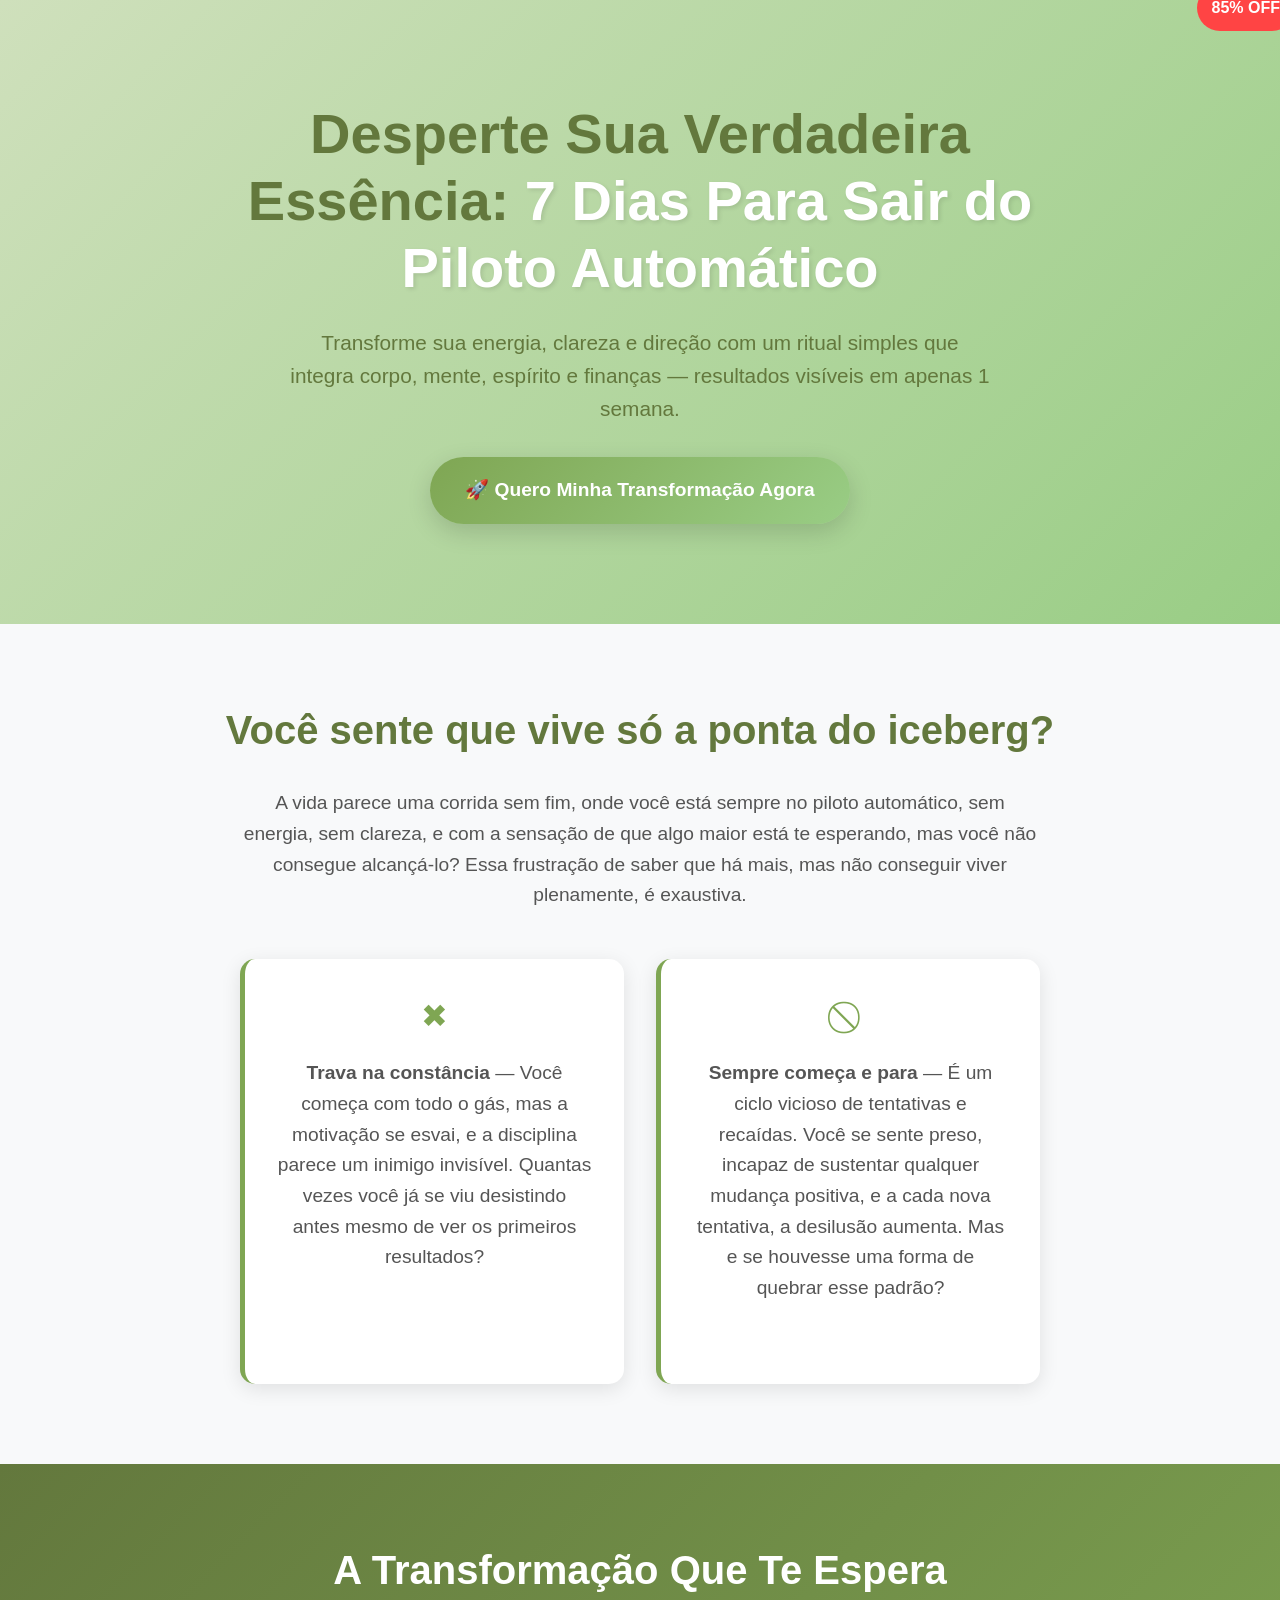
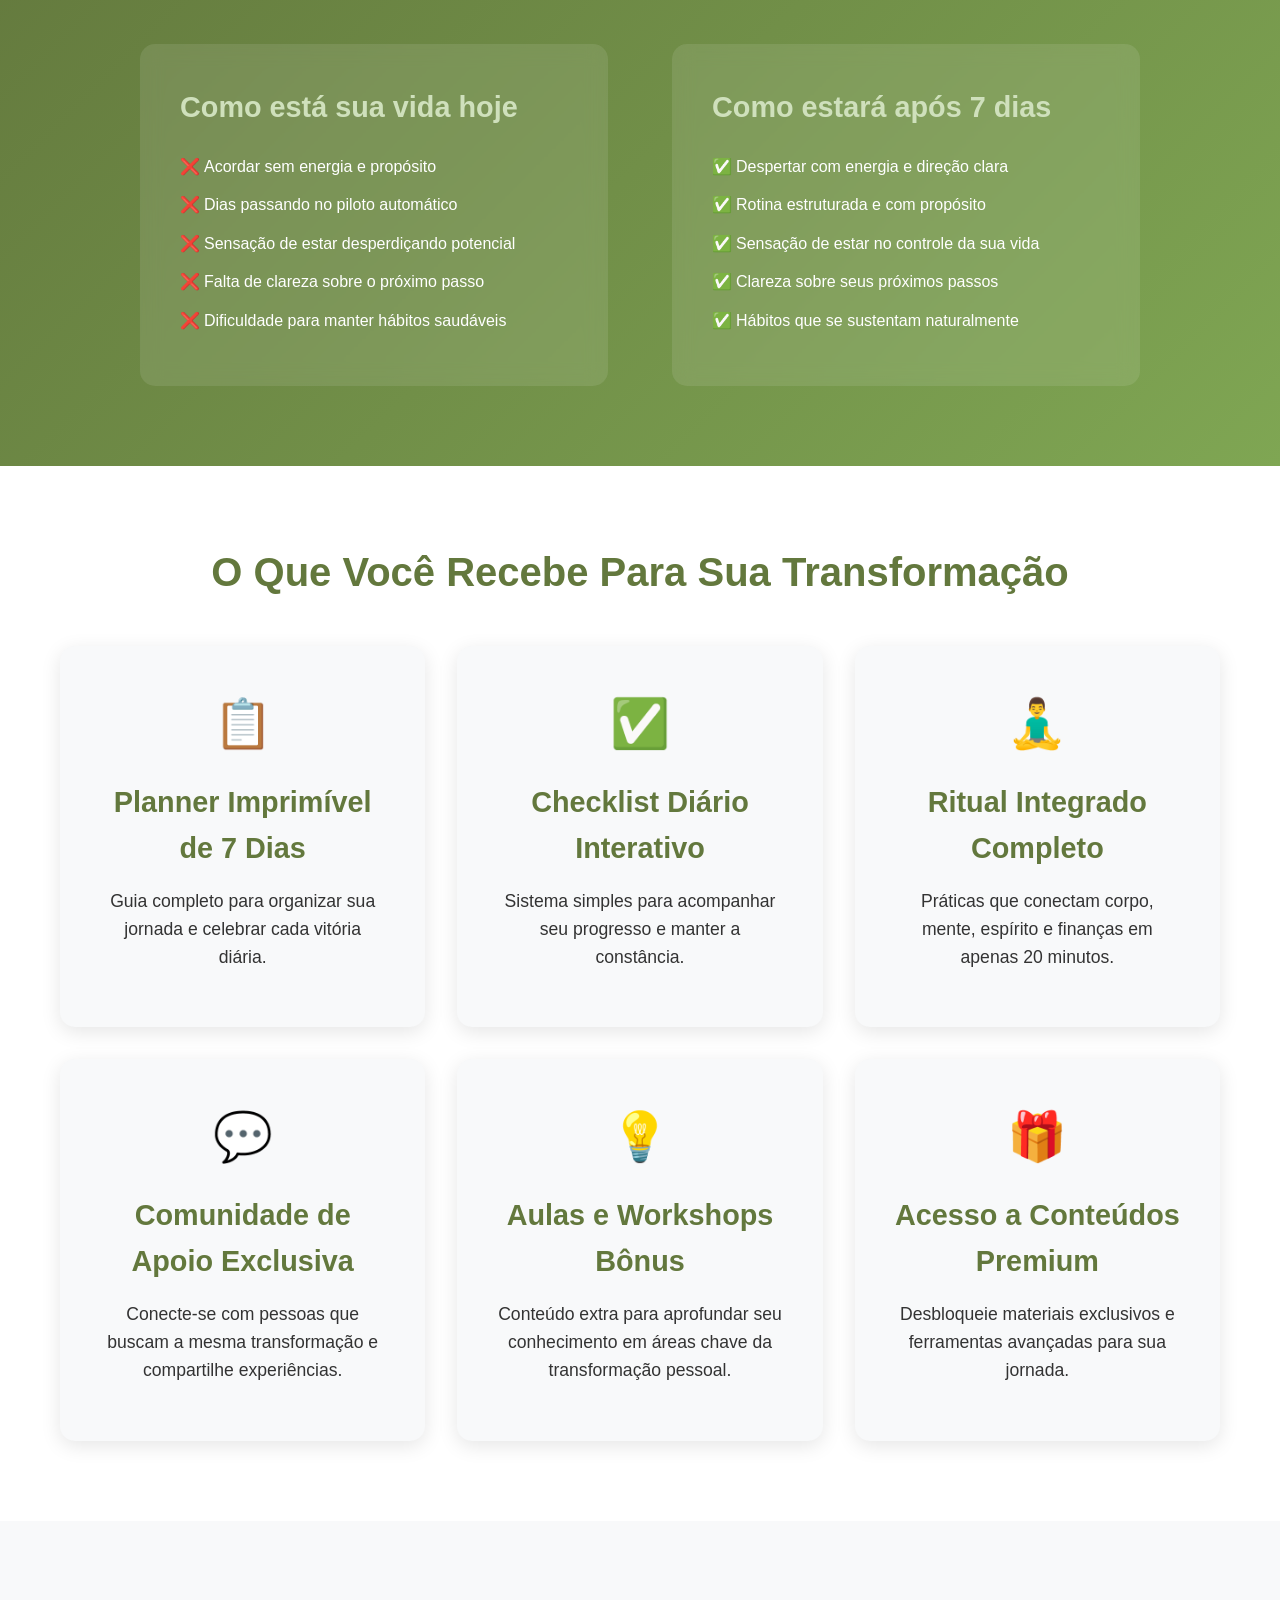
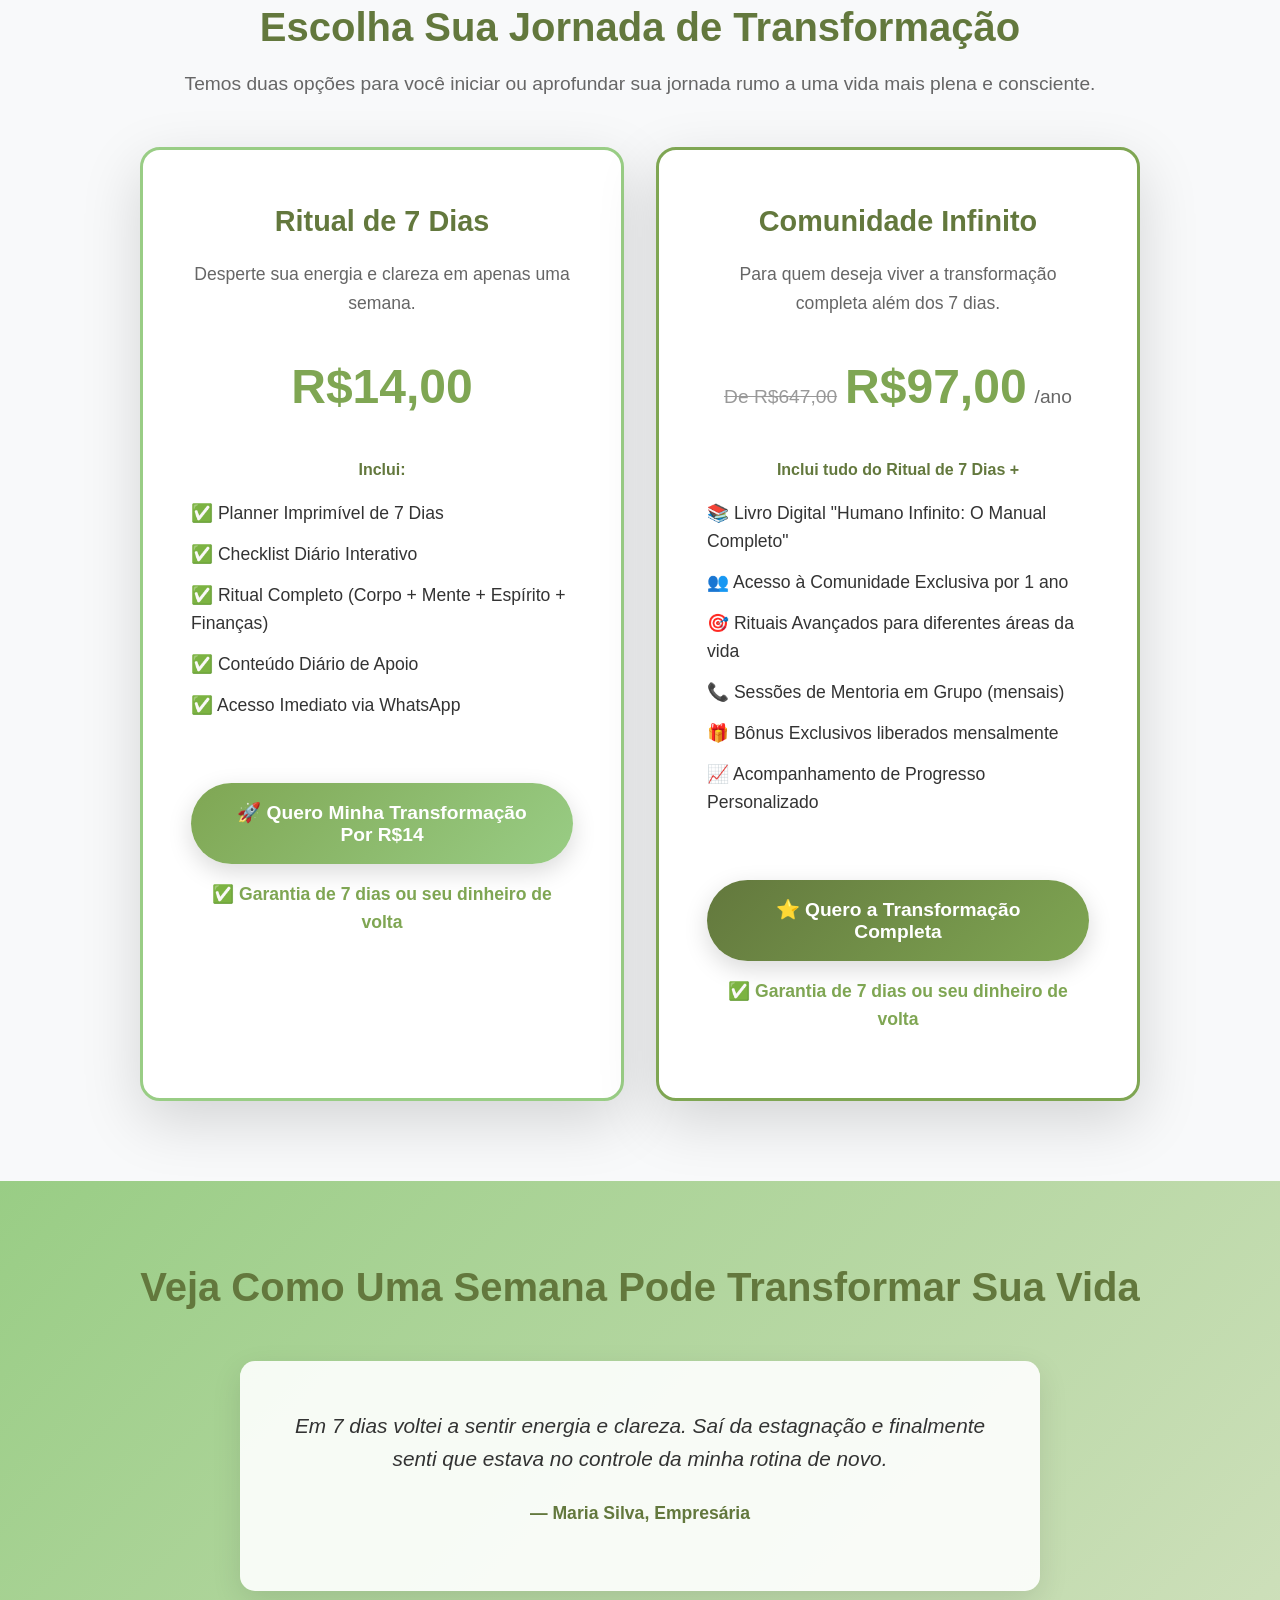
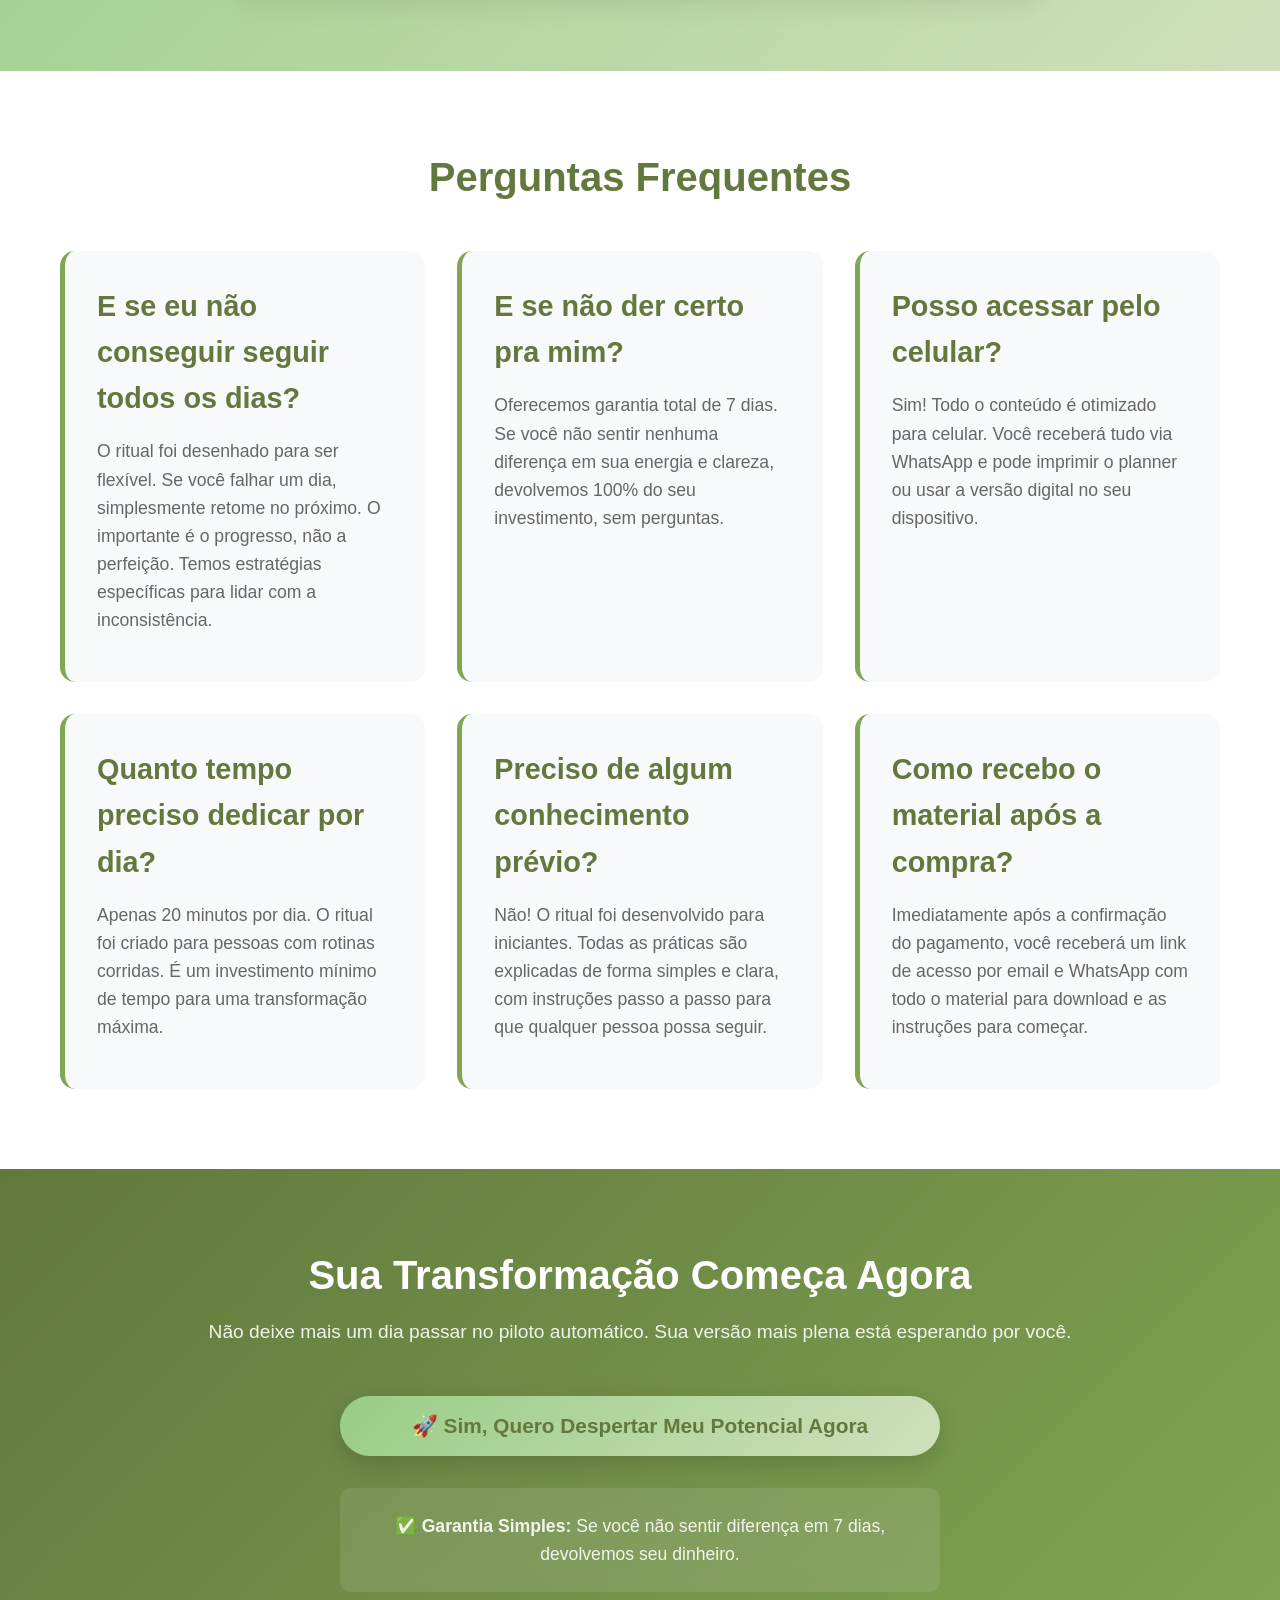
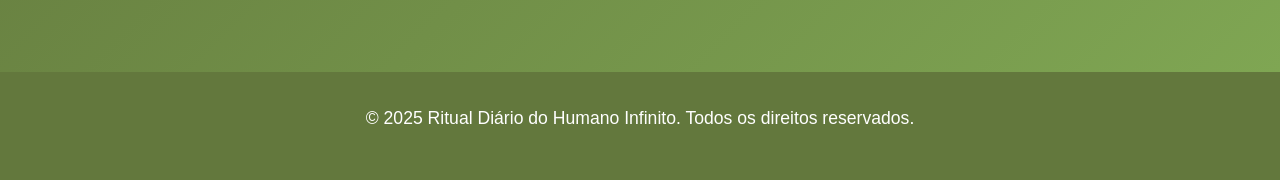
<file: index.html>
<!DOCTYPE html>
<html lang="pt-BR">
<head>
    <meta charset="UTF-8">
    <meta name="viewport" content="width=device-width, initial-scale=1.0">
    <title>Ritual Diário do Humano Infinito - Desperte Sua Transformação em 7 Dias</title>
    <link rel="stylesheet" href="style_new.css">
    <link rel="icon" href="favicon.ico" type="image/x-icon">
</head>
<body>
    <!-- 1. Hero Section -->
    <header class="hero-section">
        <div class="hero-content">
            <h1>Desperte Sua Verdadeira Essência: <span class="highlight-white">7 Dias Para Sair do Piloto Automático</span></h1>
            <p class="hero-subtitle">Transforme sua energia, clareza e direção com um ritual simples que integra corpo, mente, espírito e finanças — resultados visíveis em apenas 1 semana.</p>
            <a href="#oferta-principal" class="button-hero">🚀 Quero Minha Transformação Agora</a>
        </div>
    </header>

    <!-- 2. Conexão / Dor -->
    <section class="connection-section">
        <div class="container">
            <h2>Você sente que vive só a ponta do iceberg?</h2>
            <p>A vida parece uma corrida sem fim, onde você está sempre no piloto automático, sem energia, sem clareza, e com a sensação de que algo maior está te esperando, mas você não consegue alcançá-lo? Essa frustração de saber que há mais, mas não conseguir viver plenamente, é exaustiva.</p>
            
            <div class="pain-points">
                <div class="pain-item">
                    <span class="pain-icon">✖</span>
                    <p><strong>Trava na constância</strong> — Você começa com todo o gás, mas a motivação se esvai, e a disciplina parece um inimigo invisível. Quantas vezes você já se viu desistindo antes mesmo de ver os primeiros resultados?</p>
                </div>
                <div class="pain-item">
                    <span class="pain-icon">⃠</span>
                    <p><strong>Sempre começa e para</strong> — É um ciclo vicioso de tentativas e recaídas. Você se sente preso, incapaz de sustentar qualquer mudança positiva, e a cada nova tentativa, a desilusão aumenta. Mas e se houvesse uma forma de quebrar esse padrão?</p>
                </div>
            </div>
        </div>
    </section>

    <!-- 3. A Transformação (contraste antes/depois) -->
    <section class="transformation-section">
        <div class="container">
            <h2>A Transformação Que Te Espera</h2>
            <div class="before-after">
                <div class="before">
                    <h3>Como está sua vida hoje</h3>
                    <ul>
                        <li>Acordar sem energia e propósito</li>
                        <li>Dias passando no piloto automático</li>
                        <li>Sensação de estar desperdiçando potencial</li>
                        <li>Falta de clareza sobre o próximo passo</li>
                        <li>Dificuldade para manter hábitos saudáveis</li>
                    </ul>
                </div>
                <div>
                    <span></span>
                </div>
                <div class="after">
                    <h3>Como estará após 7 dias</h3>
                    <ul>
                        <li>Despertar com energia e direção clara</li>
                        <li>Rotina estruturada e com propósito</li>
                        <li>Sensação de estar no controle da sua vida</li>
                        <li>Clareza sobre seus próximos passos</li>
                        <li>Hábitos que se sustentam naturalmente</li>
                    </ul>
                </div>
            </div>
        </div>
    </section>

    <!-- 4. Benefícios (O que recebe) -->
    <section class="benefits-section">
        <div class="container">
            <h2>O Que Você Recebe Para Sua Transformação</h2>
            <div class="benefits-grid">
                <div class="benefit-card">
                    <div class="benefit-icon">📋</div>
                    <h3>Planner Imprimível de 7 Dias</h3>
                    <p>Guia completo para organizar sua jornada e celebrar cada vitória diária.</p>
                </div>
                
                <div class="benefit-card">
                    <div class="benefit-icon">✅</div>
                    <h3>Checklist Diário Interativo</h3>
                    <p>Sistema simples para acompanhar seu progresso e manter a constância.</p>
                </div>
                
                <div class="benefit-card">
                    <div class="benefit-icon">🧘‍♂️</div>
                    <h3>Ritual Integrado Completo</h3>
                    <p>Práticas que conectam corpo, mente, espírito e finanças em apenas 20 minutos.</p>
                </div>
                
                <div class="benefit-card">
                    <div class="benefit-icon">💬</div>
                    <h3>Comunidade de Apoio Exclusiva</h3>
                    <p>Conecte-se com pessoas que buscam a mesma transformação e compartilhe experiências.</p>
                </div>
                
                <div class="benefit-card">
                    <div class="benefit-icon">💡</div>
                    <h3>Aulas e Workshops Bônus</h3>
                    <p>Conteúdo extra para aprofundar seu conhecimento em áreas chave da transformação pessoal.</p>
                </div>
                
                <div class="benefit-card">
                    <div class="benefit-icon">🎁</div>
                    <h3>Acesso a Conteúdos Premium</h3>
                    <p>Desbloqueie materiais exclusivos e ferramentas avançadas para sua jornada.</p>
                </div>
            </div>
        </div>
    </section>

    <!-- Seção de Ofertas Combinadas -->
   <section class="combined-offers-section" id="oferta-principal">
        <div class="container">
            <h2>Escolha Sua Jornada de Transformação</h2>
            <p class="offers-intro">Temos duas opções para você iniciar ou aprofundar sua jornada rumo a uma vida mais plena e consciente.</p>
            <div class="offers-grid">
                <!-- 5. Oferta Principal R$14 -->
                <div class="offer-card main-offer-card">
                    <h3>Ritual de 7 Dias</h3>
                    <p class="offer-subtitle">Desperte sua energia e clareza em apenas uma semana.</p>
                    
                    <div class="price-display">
       
                        <span class="current-price">R$14,00</span>
                       
                    </div>
                    
                    <div class="offer-includes">
                        <h4>Inclui:</h4>
                        <ul>
                            <li>✅ Planner Imprimível de 7 Dias</li>
                            <li>✅ Checklist Diário Interativo</li>
                            <li>✅ Ritual Completo (Corpo + Mente + Espírito + Finanças)</li>
                            <li>✅ Conteúdo Diário de Apoio</li>
                            <li>✅ Acesso Imediato via WhatsApp</li>
							<li><li>
							<li><li>
							<li><li>
							<li><li>
                        </ul>
                    </div>
                    
                    <button id="openMainOffer" class="button-main-offer">
                        🚀 Quero Minha Transformação Por R$14
                    </button>
                    
                    <p class="guarantee-text">✅ Garantia de 7 dias ou seu dinheiro de volta</p>
                </div>

                <!-- 6. Pré-lançamento Exclusivo R$97 -->
                <div class="offer-card prelaunch-offer-card">
                    <h3>Comunidade Infinito</h3>
                    <p class="prelaunch-subtitle">Para quem deseja viver a transformação completa além dos 7 dias.</p>
                    
                    
					<div class="prelaunch-header">
                        <div class="prelaunch-price">
                        <span class="original-price">De R$647,00</span>
                        <span class="current-price">R$97,00</span>
						<span class="prelaunch-period">/ano</span>
                        <span class="discount-badge">85% OFF</span>
                        </div>
                    </div>
                    
                    <div class="prelaunch-includes">
                        <h4>Inclui tudo do Ritual de 7 Dias +</h4>
                        <ul>
                            <li>📚 Livro Digital "Humano Infinito: O Manual Completo"</li>
                            <li>👥 Acesso à Comunidade Exclusiva por 1 ano</li>
                            <li>🎯 Rituais Avançados para diferentes áreas da vida</li>
                            <li>📞 Sessões de Mentoria em Grupo (mensais)</li>
                            <li>🎁 Bônus Exclusivos liberados mensalmente</li>
                            <li>📈 Acompanhamento de Progresso Personalizado</li>
                        </ul>
                    </div>
                    
                    <button id="openPrelaunch" class="button-prelaunch">
                        ⭐ Quero a Transformação Completa
                    </button>
					<p class="guarantee-text">✅ Garantia de 7 dias ou seu dinheiro de volta</p>
                </div>
            </div>
        </div>
    </section>

    <!-- 7. Depoimentos / Prova Social -->
    <section class="testimonials-section">
        <div class="container">
            <h2>Veja Como Uma Semana Pode Transformar Sua Vida</h2>
            <div class="testimonial-carousel">
                <div class="testimonial active">
                    <blockquote>
                        "Em 7 dias voltei a sentir energia e clareza. Saí da estagnação e finalmente senti que estava no controle da minha rotina de novo."
                    </blockquote>
                    <p class="author">— Maria Silva, Empresária</p>
                </div>
            </div>
        </div>
    </section>

    <!-- 8. Objeções / FAQ -->
    <section class="faq-section">
        <div class="container">
            <h2>Perguntas Frequentes</h2>
            <div class="faq-grid">
                <div class="faq-item">
                    <h3>E se eu não conseguir seguir todos os dias?</h3>
                    <p>O ritual foi desenhado para ser flexível. Se você falhar um dia, simplesmente retome no próximo. O importante é o progresso, não a perfeição. Temos estratégias específicas para lidar com a inconsistência.</p>
                </div>
                
                <div class="faq-item">
                    <h3>E se não der certo pra mim?</h3>
                    <p>Oferecemos garantia total de 7 dias. Se você não sentir nenhuma diferença em sua energia e clareza, devolvemos 100% do seu investimento, sem perguntas.</p>
                </div>
                
                <div class="faq-item">
                    <h3>Posso acessar pelo celular?</h3>
                    <p>Sim! Todo o conteúdo é otimizado para celular. Você receberá tudo via WhatsApp e pode imprimir o planner ou usar a versão digital no seu dispositivo.</p>
                </div>
                
                <div class="faq-item">
                    <h3>Quanto tempo preciso dedicar por dia?</h3>
                    <p>Apenas 20 minutos por dia. O ritual foi criado para pessoas com rotinas corridas. É um investimento mínimo de tempo para uma transformação máxima.</p>
                </div>
                
                <div class="faq-item">
                    <h3>Preciso de algum conhecimento prévio?</h3>
                    <p>Não! O ritual foi desenvolvido para iniciantes. Todas as práticas são explicadas de forma simples e clara, com instruções passo a passo para que qualquer pessoa possa seguir.</p>
                </div>
                
                <div class="faq-item">
                    <h3>Como recebo o material após a compra?</h3>
                    <p>Imediatamente após a confirmação do pagamento, você receberá um link de acesso por email e WhatsApp com todo o material para download e as instruções para começar.</p>
                </div>
            </div>
        </div>
    </section>

    <!-- 9. Chamada Final / Garantia -->
    <section class="final-cta-section">
        <div class="container">
            <h2>Sua Transformação Começa Agora</h2>
            <p>Não deixe mais um dia passar no piloto automático. Sua versão mais plena está esperando por você.</p>
            
            <div class="final-cta-box">
                <button id="openFinalCTA" class="button-final-cta">
                    🚀 Sim, Quero Despertar Meu Potencial Agora
                </button>
                
                <div class="final-guarantee">
                    <p>✅ <strong>Garantia Simples:</strong> Se você não sentir diferença em 7 dias, devolvemos seu dinheiro.</p>
                </div>
            </div>
        </div>
    </section>

    <!-- Popup Modal para Oferta Principal -->
    <div id="popupMainOffer" class="popup-overlay">
        <div class="popup-content">
            <span class="close-popup" data-popup="popupMainOffer">&times;</span>
            <h3>Ritual de 7 Dias - R$14,00</h3>
            <p>Complete seus dados para garantir acesso imediato:</p>
            
            <form class="popup-form" id="mainOfferForm">
                <input type="email" placeholder="Seu melhor e-mail" required>
                <input type="tel" id="whatsappMain" placeholder="WhatsApp" required>
                <button type="submit" class="button">Garantir Meu Acesso - R$14,00</button>
            </form>
        </div>
    </div>

    <!-- Popup Modal para Pré-lançamento -->
    <div id="popupPrelaunch" class="popup-overlay">
        <div class="popup-content">
            <span class="close-popup" data-popup="popupPrelaunch">&times;</span>
            <h3>Transformação Completa - R$97,00</h3>
            <p>Complete seus dados para garantir acesso à comunidade:</p>
            
            <form class="popup-form" id="prelaunchForm">
                <input type="email" placeholder="Seu melhor e-mail" required>
                <input type="tel" id="whatsappPrelaunch" placeholder="WhatsApp" required>
                <button type="submit" class="button">Garantir Acesso Completo - R$97,00</button>
            </form>
        </div>
    </div>

    <footer>
        <div class="container">
            <p>&copy; 2025 Ritual Diário do Humano Infinito. Todos os direitos reservados.</p>
        </div>
    </footer>

    <script src="script.js"></script>
    <script src="testimonials_new.js"></script>
    <script src="popup_new.js"></script>
</body>
</html>
</file>
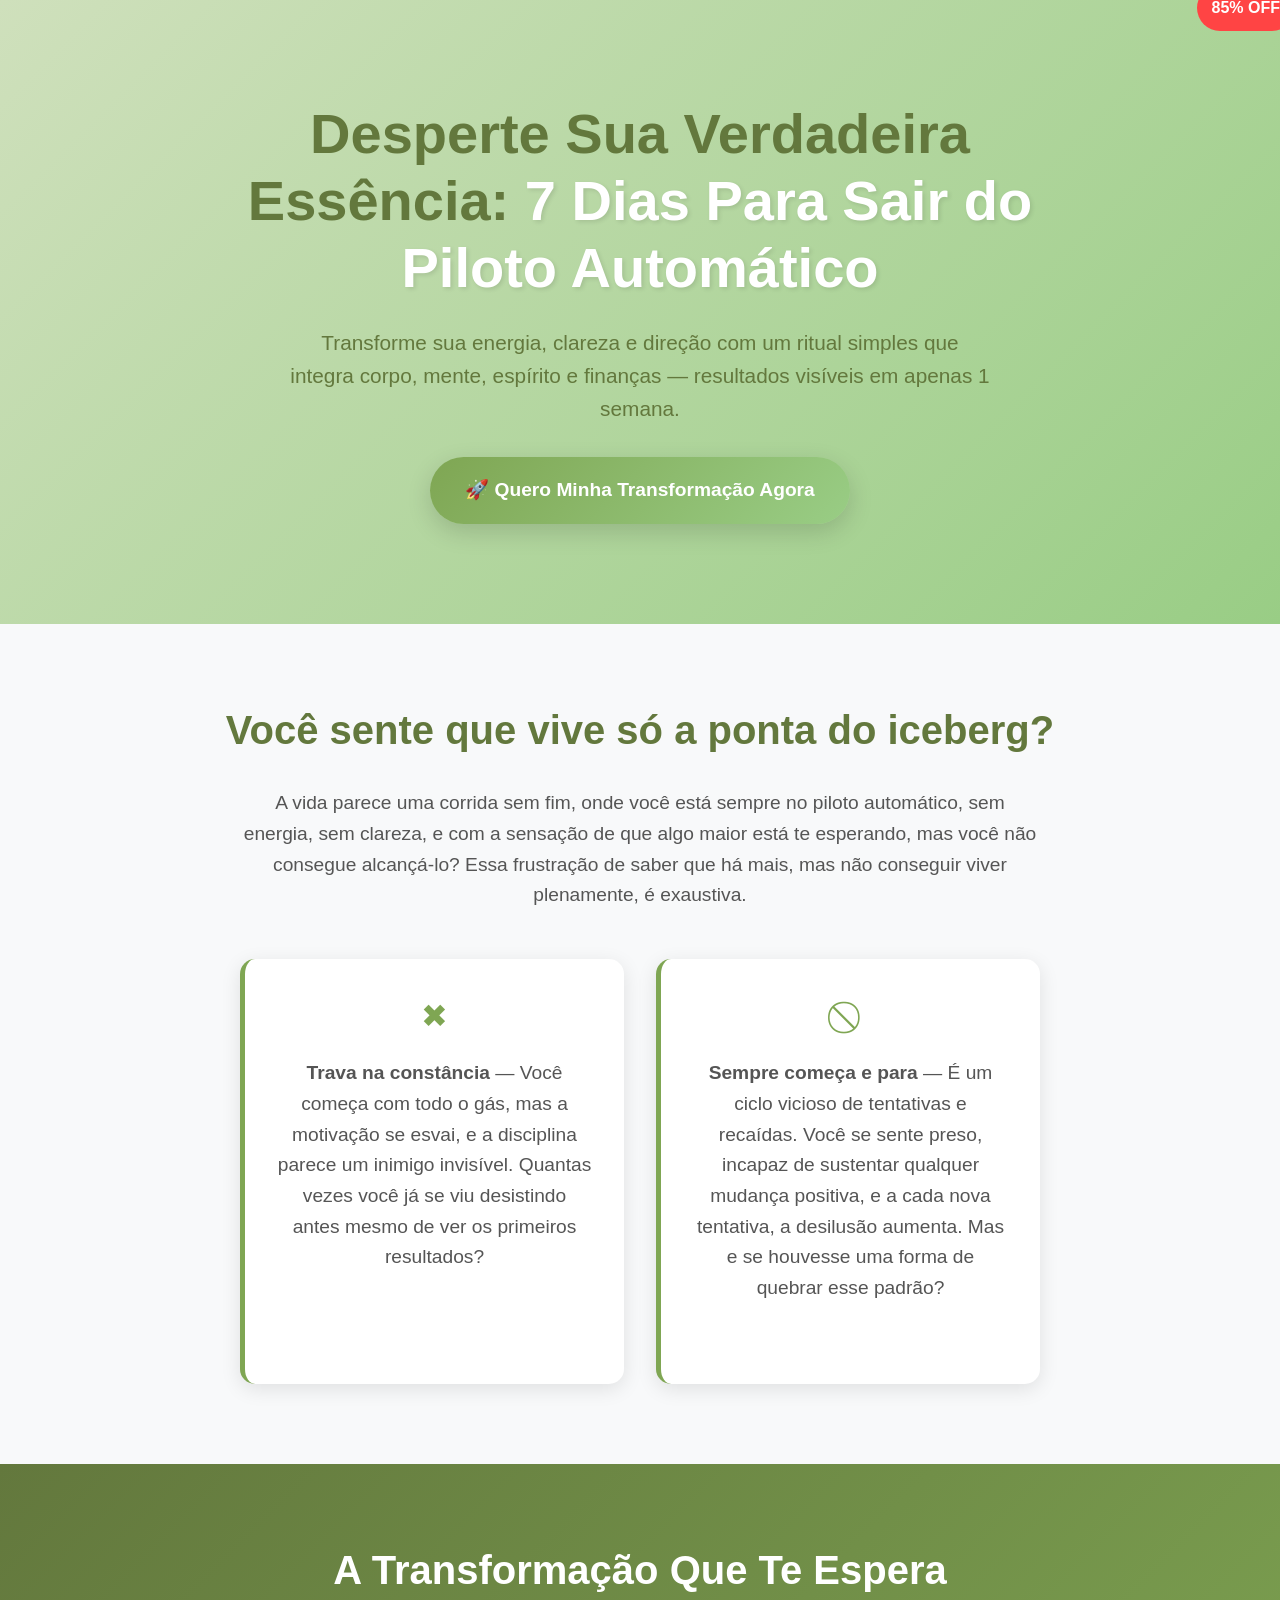
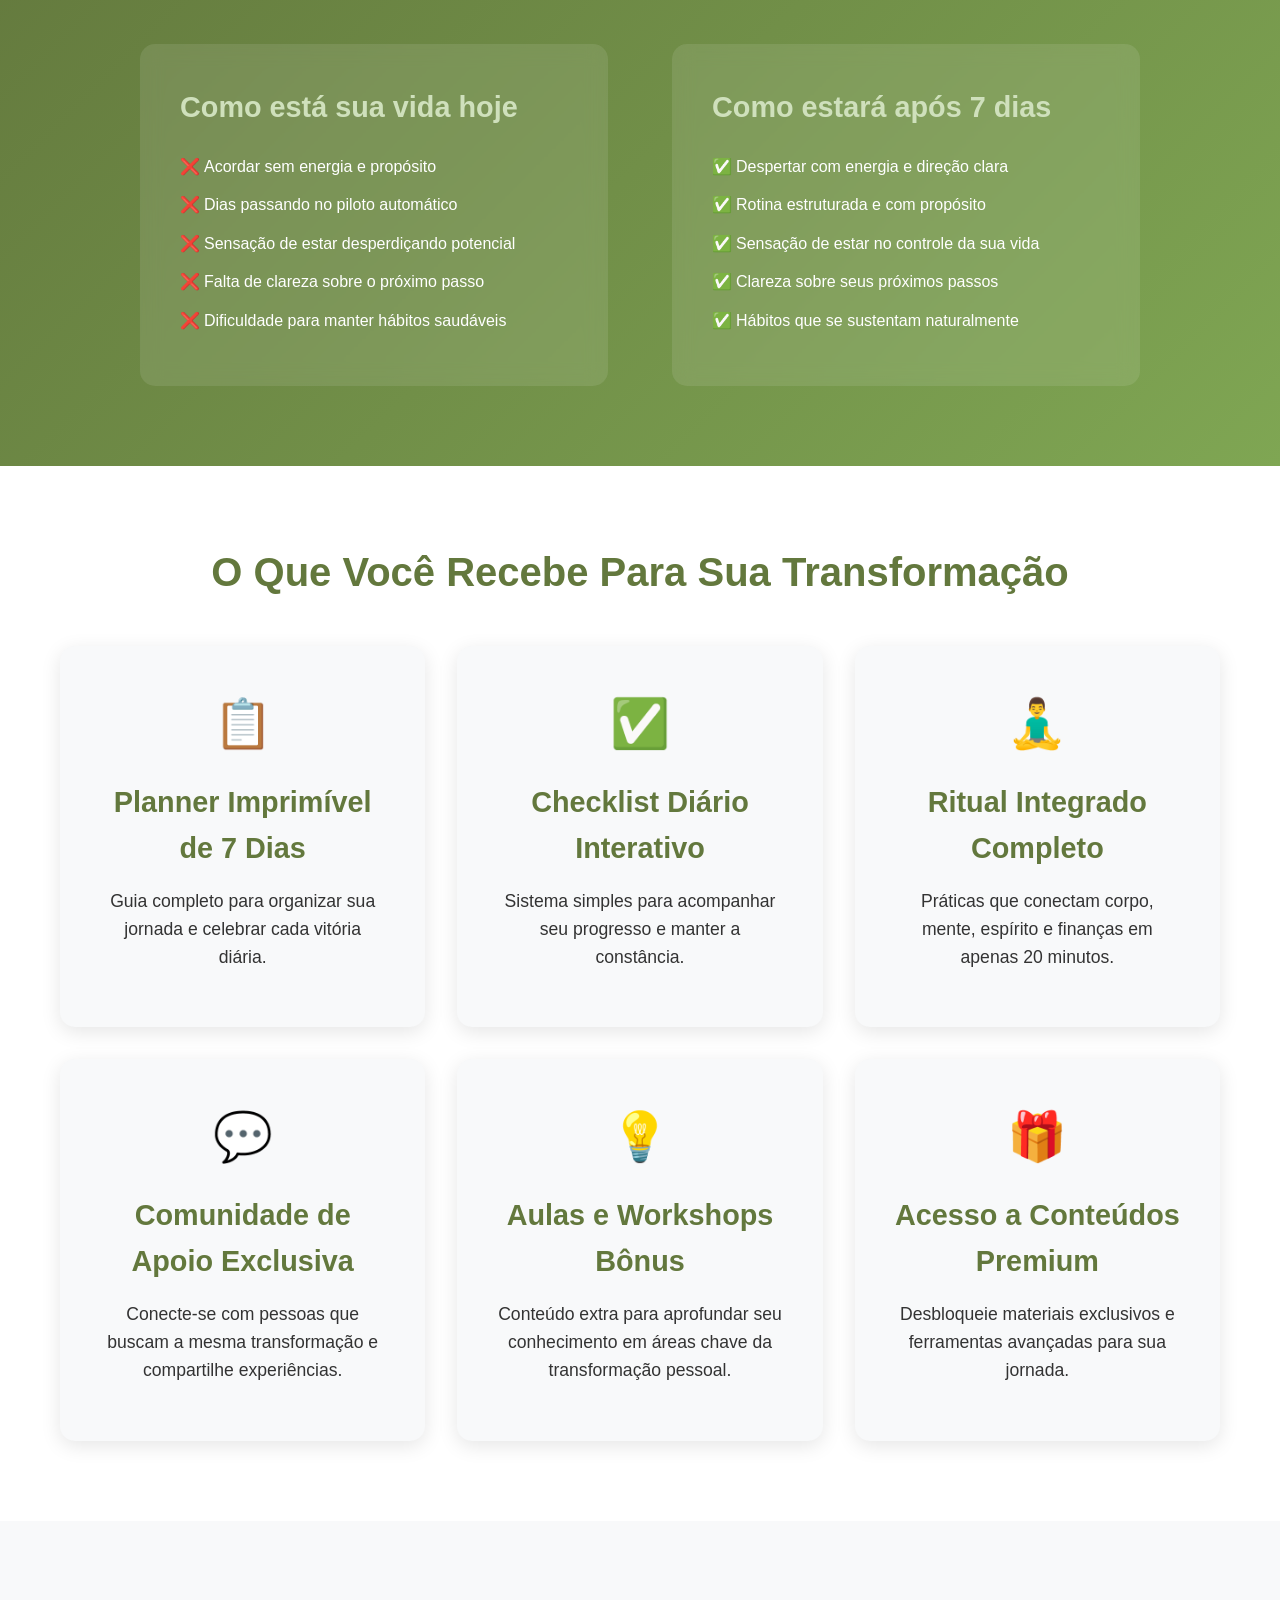
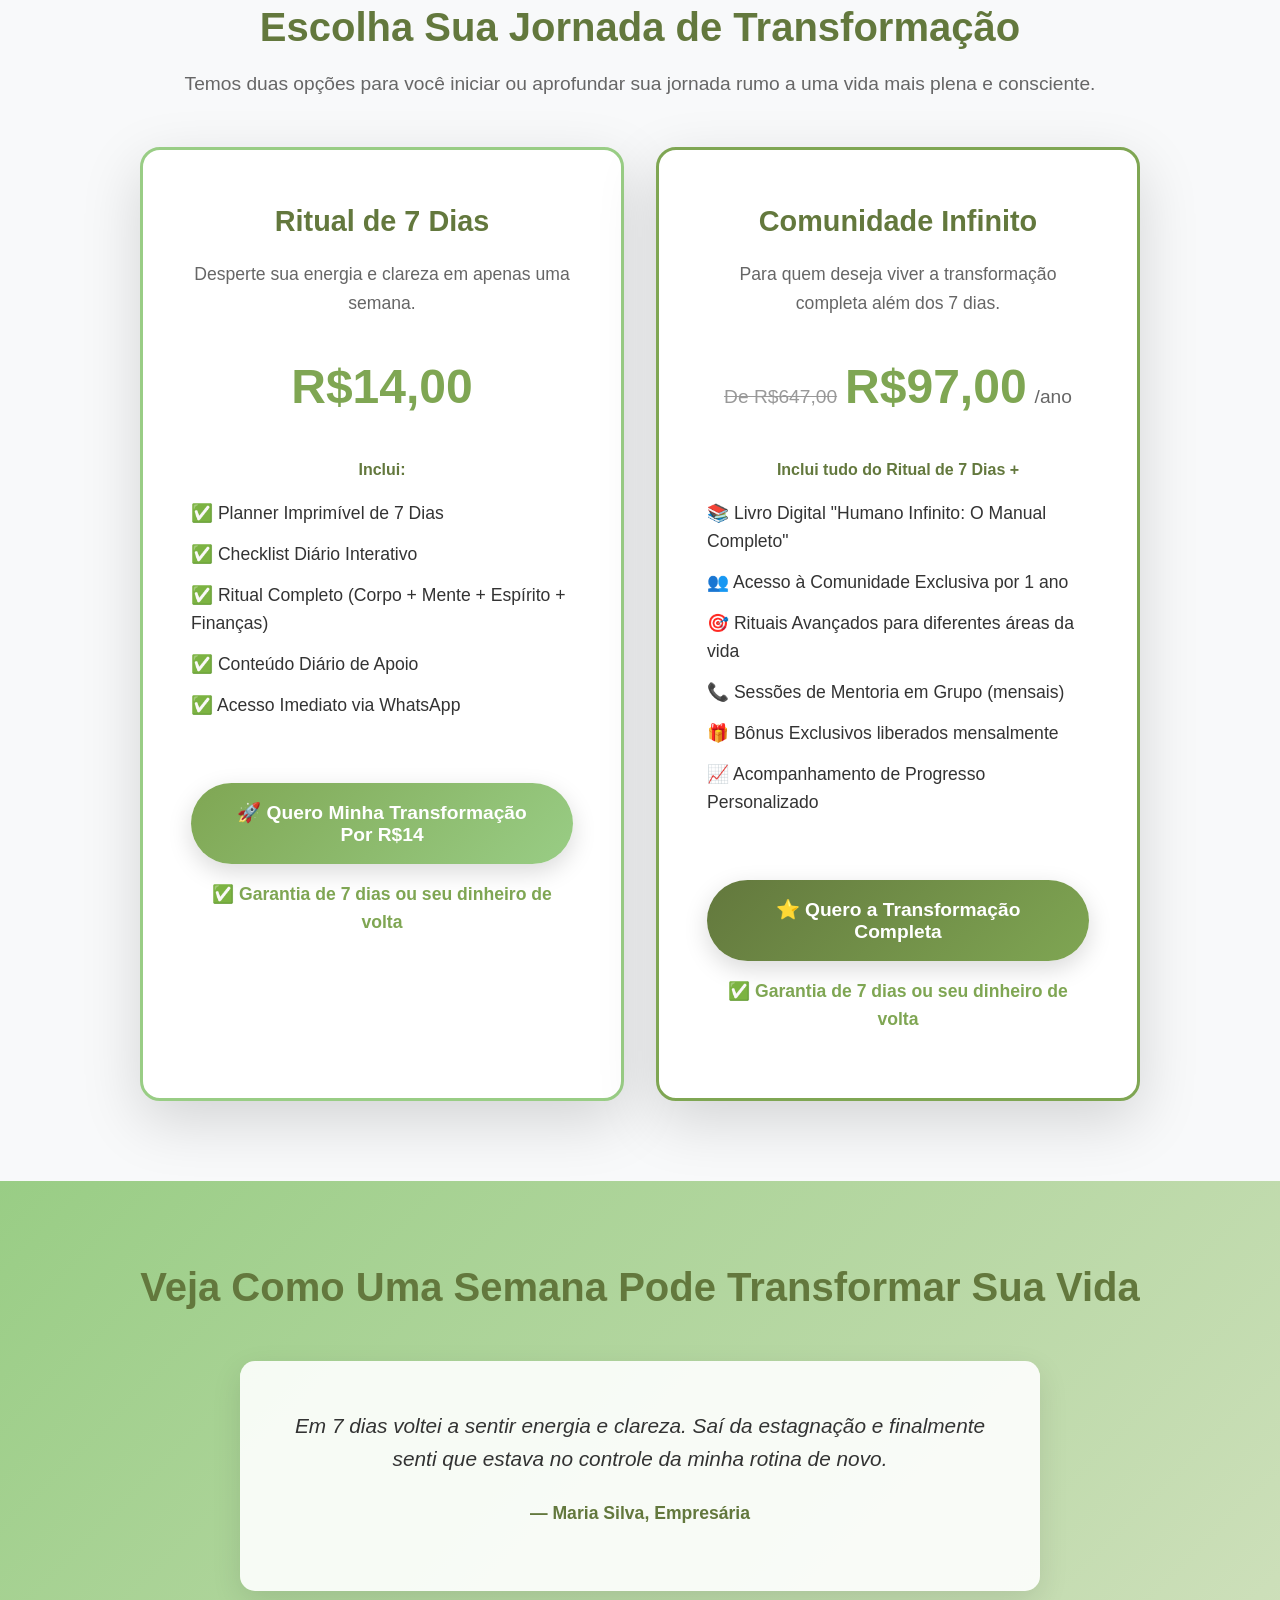
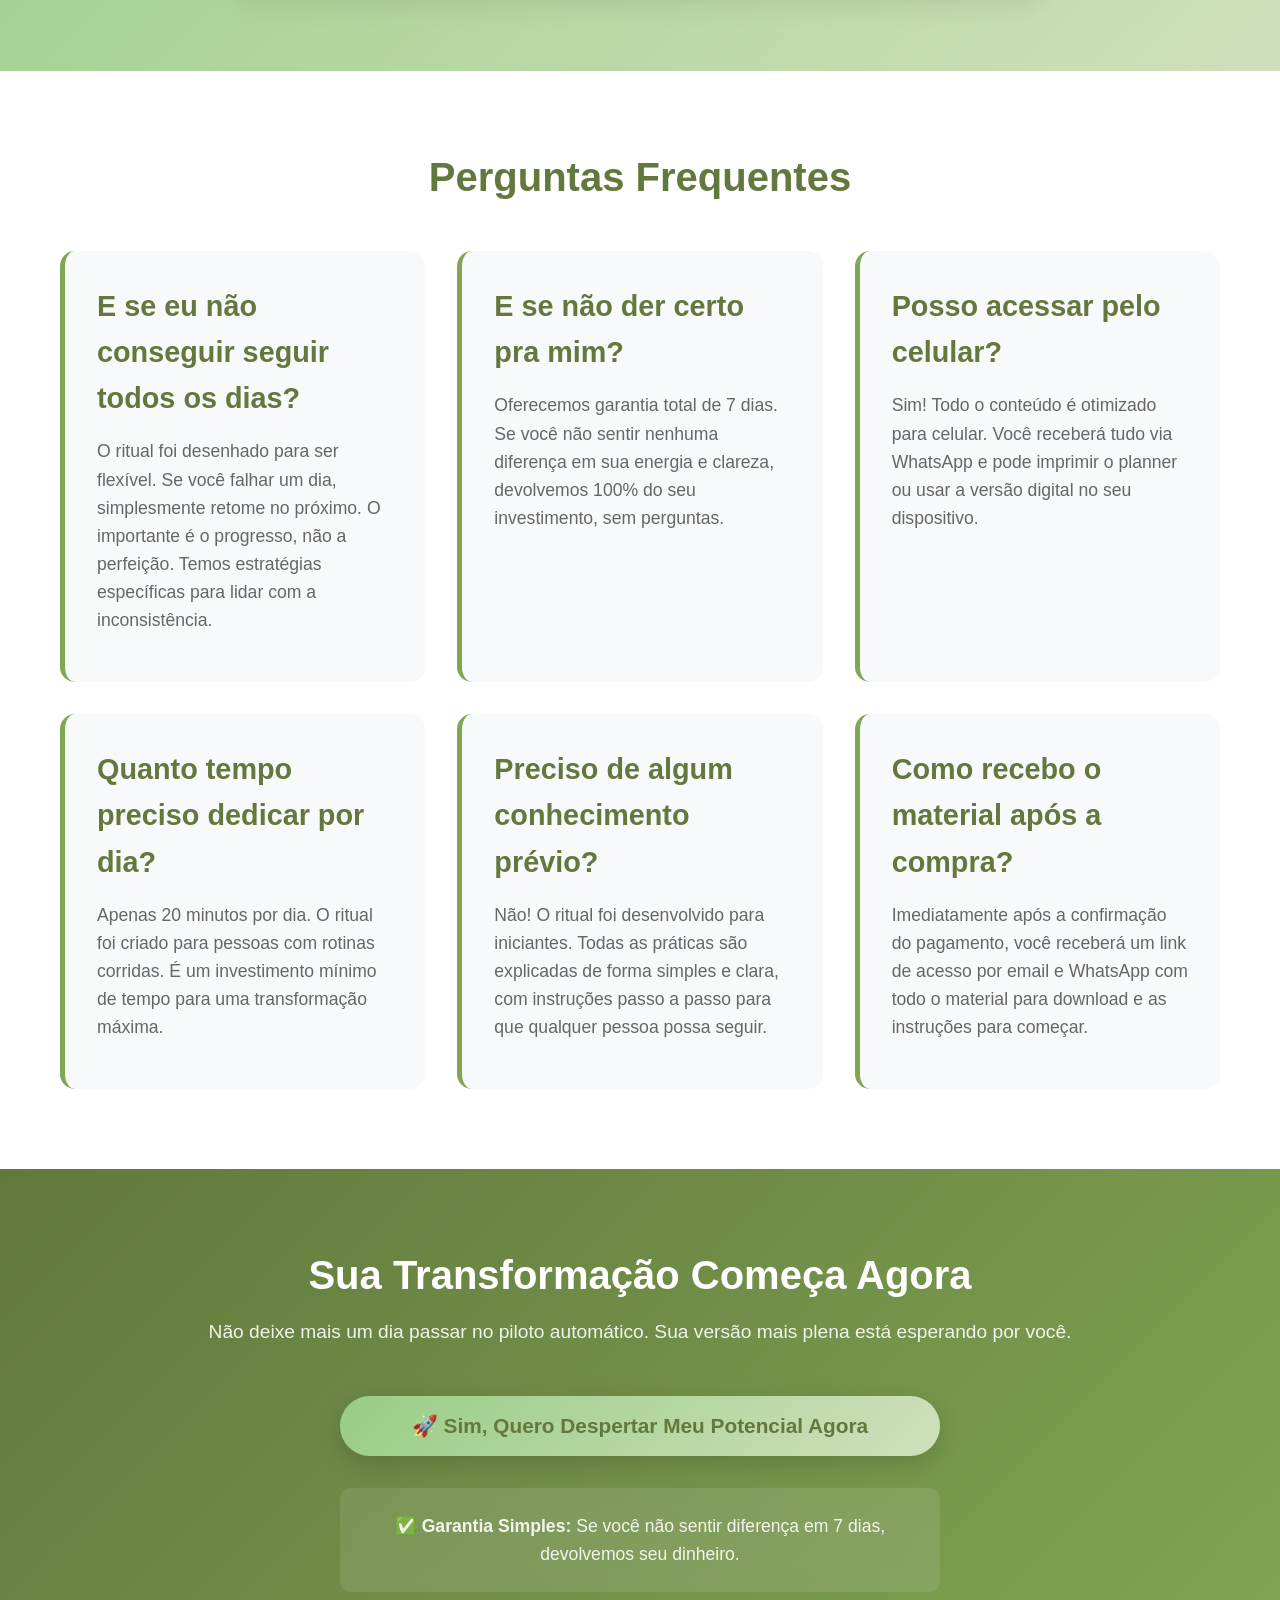
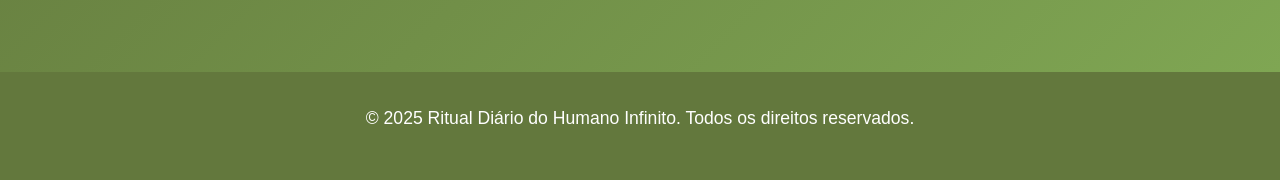
<file: index_new.html>
<!DOCTYPE html>
<html lang="pt-BR">
<head>
    <meta charset="UTF-8">
    <meta name="viewport" content="width=device-width, initial-scale=1.0">
    <title>Ritual Diário do Humano Infinito - Desperte Sua Transformação em 7 Dias</title>
    <link rel="stylesheet" href="style_new.css">
    <link rel="icon" href="favicon.ico" type="image/x-icon">
</head>
<body>
    <!-- 1. Hero Section -->
    <header class="hero-section">
        <div class="hero-content">
            <h1>Desperte Sua Verdadeira Essência: <span class="highlight-white">7 Dias Para Sair do Piloto Automático</span></h1>
            <p class="hero-subtitle">Transforme sua energia, clareza e direção com um ritual simples que integra corpo, mente, espírito e finanças — resultados visíveis em apenas 1 semana.</p>
            <a href="#oferta-principal" class="button-hero">🚀 Quero Minha Transformação Agora</a>
        </div>
    </header>

    <!-- 2. Conexão / Dor -->
    <section class="connection-section">
        <div class="container">
            <h2>Você sente que vive só a ponta do iceberg?</h2>
            <p>A vida parece uma corrida sem fim, onde você está sempre no piloto automático, sem energia, sem clareza, e com a sensação de que algo maior está te esperando, mas você não consegue alcançá-lo? Essa frustração de saber que há mais, mas não conseguir viver plenamente, é exaustiva.</p>
            
            <div class="pain-points">
                <div class="pain-item">
                    <span class="pain-icon">✖</span>
                    <p><strong>Trava na constância</strong> — Você começa com todo o gás, mas a motivação se esvai, e a disciplina parece um inimigo invisível. Quantas vezes você já se viu desistindo antes mesmo de ver os primeiros resultados?</p>
                </div>
                <div class="pain-item">
                    <span class="pain-icon">⃠</span>
                    <p><strong>Sempre começa e para</strong> — É um ciclo vicioso de tentativas e recaídas. Você se sente preso, incapaz de sustentar qualquer mudança positiva, e a cada nova tentativa, a desilusão aumenta. Mas e se houvesse uma forma de quebrar esse padrão?</p>
                </div>
            </div>
        </div>
    </section>

    <!-- 3. A Transformação (contraste antes/depois) -->
    <section class="transformation-section">
        <div class="container">
            <h2>A Transformação Que Te Espera</h2>
            <div class="before-after">
                <div class="before">
                    <h3>Como está sua vida hoje</h3>
                    <ul>
                        <li>Acordar sem energia e propósito</li>
                        <li>Dias passando no piloto automático</li>
                        <li>Sensação de estar desperdiçando potencial</li>
                        <li>Falta de clareza sobre o próximo passo</li>
                        <li>Dificuldade para manter hábitos saudáveis</li>
                    </ul>
                </div>
                <div>
                    <span></span>
                </div>
                <div class="after">
                    <h3>Como estará após 7 dias</h3>
                    <ul>
                        <li>Despertar com energia e direção clara</li>
                        <li>Rotina estruturada e com propósito</li>
                        <li>Sensação de estar no controle da sua vida</li>
                        <li>Clareza sobre seus próximos passos</li>
                        <li>Hábitos que se sustentam naturalmente</li>
                    </ul>
                </div>
            </div>
        </div>
    </section>

    <!-- 4. Benefícios (O que recebe) -->
    <section class="benefits-section">
        <div class="container">
            <h2>O Que Você Recebe Para Sua Transformação</h2>
            <div class="benefits-grid">
                <div class="benefit-card">
                    <div class="benefit-icon">📋</div>
                    <h3>Planner Imprimível de 7 Dias</h3>
                    <p>Guia completo para organizar sua jornada e celebrar cada vitória diária.</p>
                </div>
                
                <div class="benefit-card">
                    <div class="benefit-icon">✅</div>
                    <h3>Checklist Diário Interativo</h3>
                    <p>Sistema simples para acompanhar seu progresso e manter a constância.</p>
                </div>
                
                <div class="benefit-card">
                    <div class="benefit-icon">🧘‍♂️</div>
                    <h3>Ritual Integrado Completo</h3>
                    <p>Práticas que conectam corpo, mente, espírito e finanças em apenas 20 minutos.</p>
                </div>
                
                <div class="benefit-card">
                    <div class="benefit-icon">💬</div>
                    <h3>Comunidade de Apoio Exclusiva</h3>
                    <p>Conecte-se com pessoas que buscam a mesma transformação e compartilhe experiências.</p>
                </div>
                
                <div class="benefit-card">
                    <div class="benefit-icon">💡</div>
                    <h3>Aulas e Workshops Bônus</h3>
                    <p>Conteúdo extra para aprofundar seu conhecimento em áreas chave da transformação pessoal.</p>
                </div>
                
                <div class="benefit-card">
                    <div class="benefit-icon">🎁</div>
                    <h3>Acesso a Conteúdos Premium</h3>
                    <p>Desbloqueie materiais exclusivos e ferramentas avançadas para sua jornada.</p>
                </div>
            </div>
        </div>
    </section>

    <!-- Seção de Ofertas Combinadas -->
    <section class="combined-offers-section">
        <div class="container">
            <h2>Escolha Sua Jornada de Transformação</h2>
            <p class="offers-intro">Temos duas opções para você iniciar ou aprofundar sua jornada rumo a uma vida mais plena e consciente.</p>
            <div class="offers-grid">
                <!-- 5. Oferta Principal R$14 -->
                <div class="offer-card main-offer-card">
                    <h3>Ritual de 7 Dias</h3>
                    <p class="offer-subtitle">Desperte sua energia e clareza em apenas uma semana.</p>
                    
                    <div class="price-display">
       
                        <span class="current-price">R$14,00</span>
                       
                    </div>
                    
                    <div class="offer-includes">
                        <h4>Inclui:</h4>
                        <ul>
                            <li>✅ Planner Imprimível de 7 Dias</li>
                            <li>✅ Checklist Diário Interativo</li>
                            <li>✅ Ritual Completo (Corpo + Mente + Espírito + Finanças)</li>
                            <li>✅ Conteúdo Diário de Apoio</li>
                            <li>✅ Acesso Imediato via WhatsApp</li>
							<li><li>
							<li><li>
							<li><li>
							<li><li>
                        </ul>
                    </div>
                    
                    <button id="openMainOffer" class="button-main-offer">
                        🚀 Quero Minha Transformação Por R$14
                    </button>
                    
                    <p class="guarantee-text">✅ Garantia de 7 dias ou seu dinheiro de volta</p>
                </div>

                <!-- 6. Pré-lançamento Exclusivo R$97 -->
                <div class="offer-card prelaunch-offer-card">
                    <h3>Comunidade Infinito</h3>
                    <p class="prelaunch-subtitle">Para quem deseja viver a transformação completa além dos 7 dias.</p>
                    
                    
					<div class="prelaunch-header">
                        <div class="prelaunch-price">
                        <span class="original-price">De R$647,00</span>
                        <span class="current-price">R$97,00</span>
						<span class="prelaunch-period">/ano</span>
                        <span class="discount-badge">85% OFF</span>
                        </div>
                    </div>
                    
                    <div class="prelaunch-includes">
                        <h4>Inclui tudo do Ritual de 7 Dias +</h4>
                        <ul>
                            <li>📚 Livro Digital "Humano Infinito: O Manual Completo"</li>
                            <li>👥 Acesso à Comunidade Exclusiva por 1 ano</li>
                            <li>🎯 Rituais Avançados para diferentes áreas da vida</li>
                            <li>📞 Sessões de Mentoria em Grupo (mensais)</li>
                            <li>🎁 Bônus Exclusivos liberados mensalmente</li>
                            <li>📈 Acompanhamento de Progresso Personalizado</li>
                        </ul>
                    </div>
                    
                    <button id="openPrelaunch" class="button-prelaunch">
                        ⭐ Quero a Transformação Completa
                    </button>
					<p class="guarantee-text">✅ Garantia de 7 dias ou seu dinheiro de volta</p>
                </div>
            </div>
        </div>
    </section>

    <!-- 7. Depoimentos / Prova Social -->
    <section class="testimonials-section">
        <div class="container">
            <h2>Veja Como Uma Semana Pode Transformar Sua Vida</h2>
            <div class="testimonial-carousel">
                <div class="testimonial active">
                    <blockquote>
                        "Em 7 dias voltei a sentir energia e clareza. Saí da estagnação e finalmente senti que estava no controle da minha rotina de novo."
                    </blockquote>
                    <p class="author">— Maria Silva, Empresária</p>
                </div>
            </div>
        </div>
    </section>

    <!-- 8. Objeções / FAQ -->
    <section class="faq-section">
        <div class="container">
            <h2>Perguntas Frequentes</h2>
            <div class="faq-grid">
                <div class="faq-item">
                    <h3>E se eu não conseguir seguir todos os dias?</h3>
                    <p>O ritual foi desenhado para ser flexível. Se você falhar um dia, simplesmente retome no próximo. O importante é o progresso, não a perfeição. Temos estratégias específicas para lidar com a inconsistência.</p>
                </div>
                
                <div class="faq-item">
                    <h3>E se não der certo pra mim?</h3>
                    <p>Oferecemos garantia total de 7 dias. Se você não sentir nenhuma diferença em sua energia e clareza, devolvemos 100% do seu investimento, sem perguntas.</p>
                </div>
                
                <div class="faq-item">
                    <h3>Posso acessar pelo celular?</h3>
                    <p>Sim! Todo o conteúdo é otimizado para celular. Você receberá tudo via WhatsApp e pode imprimir o planner ou usar a versão digital no seu dispositivo.</p>
                </div>
                
                <div class="faq-item">
                    <h3>Quanto tempo preciso dedicar por dia?</h3>
                    <p>Apenas 20 minutos por dia. O ritual foi criado para pessoas com rotinas corridas. É um investimento mínimo de tempo para uma transformação máxima.</p>
                </div>
                
                <div class="faq-item">
                    <h3>Preciso de algum conhecimento prévio?</h3>
                    <p>Não! O ritual foi desenvolvido para iniciantes. Todas as práticas são explicadas de forma simples e clara, com instruções passo a passo para que qualquer pessoa possa seguir.</p>
                </div>
                
                <div class="faq-item">
                    <h3>Como recebo o material após a compra?</h3>
                    <p>Imediatamente após a confirmação do pagamento, você receberá um link de acesso por email e WhatsApp com todo o material para download e as instruções para começar.</p>
                </div>
            </div>
        </div>
    </section>

    <!-- 9. Chamada Final / Garantia -->
    <section class="final-cta-section">
        <div class="container">
            <h2>Sua Transformação Começa Agora</h2>
            <p>Não deixe mais um dia passar no piloto automático. Sua versão mais plena está esperando por você.</p>
            
            <div class="final-cta-box">
                <button id="openFinalCTA" class="button-final-cta">
                    🚀 Sim, Quero Despertar Meu Potencial Agora
                </button>
                
                <div class="final-guarantee">
                    <p>✅ <strong>Garantia Simples:</strong> Se você não sentir diferença em 7 dias, devolvemos seu dinheiro.</p>
                </div>
            </div>
        </div>
    </section>

    <!-- Popup Modal para Oferta Principal -->
    <div id="popupMainOffer" class="popup-overlay">
        <div class="popup-content">
            <span class="close-popup" data-popup="popupMainOffer">&times;</span>
            <h3>Ritual de 7 Dias - R$14,00</h3>
            <p>Complete seus dados para garantir acesso imediato:</p>
            
            <form class="popup-form" id="mainOfferForm">
                <input type="email" placeholder="Seu melhor e-mail" required>
                <input type="tel" id="whatsappMain" placeholder="WhatsApp" required>
                <button type="submit" class="button">Garantir Meu Acesso - R$14,00</button>
            </form>
        </div>
    </div>

    <!-- Popup Modal para Pré-lançamento -->
    <div id="popupPrelaunch" class="popup-overlay">
        <div class="popup-content">
            <span class="close-popup" data-popup="popupPrelaunch">&times;</span>
            <h3>Transformação Completa - R$97,00</h3>
            <p>Complete seus dados para garantir acesso à comunidade:</p>
            
            <form class="popup-form" id="prelaunchForm">
                <input type="email" placeholder="Seu melhor e-mail" required>
                <input type="tel" id="whatsappPrelaunch" placeholder="WhatsApp" required>
                <button type="submit" class="button">Garantir Acesso Completo - R$97,00</button>
            </form>
        </div>
    </div>

    <footer>
        <div class="container">
            <p>&copy; 2025 Ritual Diário do Humano Infinito. Todos os direitos reservados.</p>
        </div>
    </footer>

    <script src="script.js"></script>
    <script src="testimonials_new.js"></script>
    <script src="popup_new.js"></script>
</body>
</html>
</file>
<file: style_new.css>
/* Reset e Configurações Gerais */
* {
    margin: 0;
    padding: 0;
    box-sizing: border-box;
}

body {
    font-family: 'Segoe UI', Tahoma, Geneva, Verdana, sans-serif;
    line-height: 1.6;
    color: #333;
    background-color: #fff;
}

.container {
    max-width: 1200px;
    margin: 0 auto;
    padding: 0 20px;
}

/* Tipografia */
h1, h2, h3, h4 {
    font-weight: 700;
    margin-bottom: 1rem;
}

h1 {
    font-size: 3.5rem;
    line-height: 1.2;
}

h2 {
    font-size: 2.5rem;
    line-height: 1.3;
}

h3 {
    font-size: 1.8rem;
}

p {
    margin-bottom: 1rem;
    font-size: 1.1rem;
}

/* Botões */
.button-hero, .button-main-offer, .button-prelaunch, .button-final-cta {
    display: inline-block;
    padding: 18px 35px;
    font-size: 1.2rem;
    font-weight: bold;
    text-decoration: none;
    border-radius: 50px;
    transition: all 0.3s ease;
    border: none;
    cursor: pointer;
    text-align: center;
    box-shadow: 0 8px 25px rgba(0,0,0,0.15);
}

.button-hero {
    background: linear-gradient(135deg, #7FA653, #99CD85);
    color: white;
    margin-top: 2rem;
}

.button-hero:hover {
    transform: translateY(-3px);
    box-shadow: 0 12px 35px rgba(127,166,83,0.3);
}

/* 1. Hero Section */
.hero-section {
    background: linear-gradient(135deg, #CFE0BC 0%, #99CD85 100%);
    padding: 100px 0;
    text-align: center;
    position: relative;
    overflow: hidden;
}

.hero-content {
    max-width: 900px;
    margin: 0 auto;
    padding: 0 20px;
}

.hero-content h1 {
    color: #63783D;
    margin-bottom: 1.5rem;
}

.highlight {
    color: #7FA653;
    text-shadow: 2px 2px 4px rgba(0,0,0,0.1);
}

.hero-subtitle {
    font-size: 1.3rem;
    color: #63783D;
    max-width: 700px;
    margin: 0 auto;
}

.highlight-white {
    color: white;
    text-shadow: 2px 2px 4px rgba(0,0,0,0.1);
}
/* 2. Conexão / Dor */
.connection-section {
    padding: 80px 0;
    background-color: #f8f9fa;
}

.connection-section h2 {
    text-align: center;
    color: #63783D;
    margin-bottom: 2rem;
}

.connection-section p {
    text-align: center;
    font-size: 1.2rem;
    max-width: 800px;
    margin: 0 auto 3rem auto;
    color: #555;
}

.pain-points {
    display: grid;
    grid-template-columns: repeat(auto-fit, minmax(300px, 1fr));
    gap: 2rem;
    max-width: 800px;
    margin: 0 auto;
}

.pain-item {
    background: white;
    padding: 2rem;
    border-radius: 15px;
    box-shadow: 0 5px 20px rgba(0,0,0,0.1);
    text-align: center;
    border-left: 5px solid #7FA653;
}

.pain-icon {
    font-size: 2rem;
    margin-bottom: 1rem;
    display: block;
    color: #7FA653;
}

/* 3. Transformação */
.transformation-section {
    padding: 80px 0;
    background: linear-gradient(135deg, #63783D, #7FA653);
    color: white;
}

.transformation-section h2 {
    text-align: center;
    margin-bottom: 3rem;
    color: white;
}

.before-after {
    display: grid;
    grid-template-columns: 1fr auto 1fr;
    gap: 2rem;
    align-items: center;
    max-width: 1000px;
    margin: 0 auto;
}

.before, .after {
    background: rgba(255,255,255,0.1);
    padding: 2.5rem;
    border-radius: 15px;
    backdrop-filter: blur(10px);
}

.before h3, .after h3 {
    margin-bottom: 1.5rem;
    color: #CFE0BC;
}

.before ul, .after ul {
    list-style: none;
}

.before li, .after li {
    margin-bottom: 0.8rem;
    padding-left: 1.5rem;
    position: relative;
}

.before li::before {
    content: "❌";
    position: absolute;
    left: 0;
}

.after li::before {
    content: "✅";
    position: absolute;
    left: 0;
}

.arrow {
    font-size: 3rem;
    text-align: center;
    color: #7FA653;
    background-color: white;
    border-radius: 50%;
    padding: 10px;
    box-shadow: 0 5px 15px rgba(0,0,0,0.1);
}

/* 4. Benefícios */
.benefits-section {
    padding: 80px 0;
    background-color: white;
}

.benefits-section h2 {
    text-align: center;
    color: #63783D;
    margin-bottom: 3rem;
}

.benefits-grid {
    display: grid;
    grid-template-columns: repeat(auto-fit, minmax(280px, 1fr));
    gap: 2rem;
}

.benefit-card {
    background: #f8f9fa;
    padding: 2.5rem;
    border-radius: 15px;
    text-align: center;
    box-shadow: 0 5px 20px rgba(0,0,0,0.1);
    transition: transform 0.3s ease;
}

.benefit-card:hover {
    transform: translateY(-5px);
}

.benefit-icon {
    font-size: 3rem;
    margin-bottom: 1rem;
    display: block;
}

.benefit-card h3 {
    color: #63783D;
    margin-bottom: 1rem;
}



/* Seção de Ofertas Combinadas */
.combined-offers-section {
    padding: 80px 0;
    background-color: #f8f9fa;
    text-align: center;
}

.combined-offers-section h2 {
    color: #63783D;
    margin-bottom: 1rem;
}

.offers-intro {
    font-size: 1.2rem;
    color: #666;
    margin-bottom: 3rem;
}

.offers-grid {
    display: grid;
    grid-template-columns: 1fr 1fr;
    gap: 2rem;
    max-width: 1000px;
    margin: 0 auto;
}

.offer-card {
    background: white;
    padding: 3rem;
    border-radius: 20px;
    box-shadow: 0 20px 60px rgba(0,0,0,0.15);
    text-align: center;
}

.main-offer-card {
    border: 3px solid #99CD85;
}

.prelaunch-offer-card {
    border: 3px solid #7FA653;
}

.offer-card h3 {
    color: #63783D;
    margin-bottom: 1rem;
}

.offer-card .offer-subtitle, .offer-card .prelaunch-subtitle {
    font-size: 1.1rem;
    color: #666;
    margin-bottom: 2rem;
}

/* Estilos de Preço */
.price-display {
    margin-bottom: 2rem;
    position: relative;
}

.original-price {
    font-size: 1.2rem;
    text-decoration: line-through;
    color: #999;
    display: block;
    margin-bottom: 0.5rem;
}

.current-price {
    font-size: 3rem;
    font-weight: bold;
    color: #7FA653;
    display: block;
}

.discount-badge {
    position: absolute;
    top: -15px;
    right: -15px;
    background: #ff4444;
    color: white;
    padding: 10px 15px;
    border-radius: 50px;
    font-weight: bold;
    font-size: 1rem;
}

.offer-includes, .prelaunch-includes {
    text-align: left;
    margin: 2rem 0;
}

.offer-includes h4, .prelaunch-includes h4 {
    color: #63783D;
    margin-bottom: 1rem;
    text-align: center;
}

.offer-includes ul, .prelaunch-includes ul {
    list-style: none;
}

.offer-includes li, .prelaunch-includes li {
    margin-bottom: 0.8rem;
    font-size: 1.1rem;
}

.button-main-offer, .button-prelaunch {
    width: 100%;
    margin-top: 2rem;
}

.button-main-offer {
    background: linear-gradient(135deg, #7FA653, #99CD85);
    color: white;
}

.button-prelaunch {
    background: linear-gradient(135deg, #63783D, #7FA653);
    color: white;
}

.guarantee-text {
    color: #7FA653;
    font-weight: bold;
    font-size: 1.1rem;
    margin-top: 1rem;
}

.prelaunch-header {
    margin-bottom: 2rem;
}

.prelaunch-header h3 {
    color: #63783D;
    margin-bottom: 1rem;
}

.prelaunch-price {
    display: flex;
    align-items: baseline;
    justify-content: center;
    gap: 0.5rem;
}

.prelaunch-value {
    font-size: 2.5rem;
    font-weight: bold;
    color: #7FA653;
}

.prelaunch-period {
    font-size: 1.2rem;
    color: #666;
}

@media (max-width: 768px) {
    .offers-grid {
        grid-template-columns: 1fr;
    }
}

/* 7. Depoimentos */
.testimonials-section {
    padding: 80px 0;
    background: linear-gradient(135deg, #99CD85, #CFE0BC);
    text-align: center;
}

.testimonials-section h2 {
    color: #63783D;
    margin-bottom: 3rem;
}

.testimonial-carousel {
    max-width: 800px;
    margin: 0 auto;
}

.testimonial {
    background: rgba(255,255,255,0.9);
    padding: 3rem;
    border-radius: 15px;
    box-shadow: 0 10px 30px rgba(0,0,0,0.1);
}

.testimonial blockquote {
    font-size: 1.3rem;
    font-style: italic;
    color: #333;
    margin-bottom: 1.5rem;
    line-height: 1.6;
}

.testimonial .author {
    font-weight: bold;
    color: #63783D;
    font-size: 1.1rem;
}

/* 8. FAQ */
.faq-section {
    padding: 80px 0;
    background-color: white;
}

.faq-section h2 {
    text-align: center;
    color: #63783D;
    margin-bottom: 3rem;
}

.faq-grid {
    display: grid;
    grid-template-columns: repeat(auto-fit, minmax(300px, 1fr));
    gap: 2rem;
}

.faq-item {
    background: #f8f9fa;
    padding: 2rem;
    border-radius: 15px;
    border-left: 5px solid #7FA653;
}

.faq-item h3 {
    color: #63783D;
    margin-bottom: 1rem;
}

.faq-item p {
    color: #666;
    line-height: 1.6;
}

/* 9. CTA Final */
.final-cta-section {
    padding: 80px 0;
    background: linear-gradient(135deg, #63783D, #7FA653);
    text-align: center;
    color: white;
}

.final-cta-section h2 {
    color: white;
    margin-bottom: 1rem;
}

.final-cta-section p {
    font-size: 1.2rem;
    margin-bottom: 3rem;
    opacity: 0.9;
}

.final-cta-box {
    max-width: 600px;
    margin: 0 auto;
}

.button-final-cta {
    background: linear-gradient(135deg, #99CD85, #CFE0BC);
    color: #63783D;
    width: 100%;
    margin-bottom: 2rem;
    font-size: 1.3rem;
}

.final-guarantee {
    background: rgba(255,255,255,0.1);
    padding: 1.5rem;
    border-radius: 10px;
    backdrop-filter: blur(10px);
}

.final-guarantee p {
    margin: 0;
    font-size: 1.1rem;
}

/* Popups */
.popup-overlay {
    display: none;
    position: fixed;
    top: 0;
    left: 0;
    width: 100%;
    height: 100%;
    background-color: rgba(0,0,0,0.7);
    z-index: 1000;
}

.popup-content {
    position: absolute;
    top: 50%;
    left: 50%;
    transform: translate(-50%, -50%);
    background-color: white;
    padding: 3rem;
    border-radius: 20px;
    max-width: 500px;
    width: 90%;
    box-shadow: 0 20px 60px rgba(0,0,0,0.3);
}

.close-popup {
    position: absolute;
    top: 15px;
    right: 20px;
    font-size: 30px;
    cursor: pointer;
    color: #999;
}

.close-popup:hover {
    color: #333;
}

.popup-content h3 {
    color: #63783D;
    margin-bottom: 1rem;
    text-align: center;
}

.popup-content p {
    text-align: center;
    margin-bottom: 2rem;
    color: #666;
}

.popup-form {
    display: flex;
    flex-direction: column;
    gap: 1rem;
}

.popup-form input {
    padding: 15px;
    border: 2px solid #CFE0BC;
    border-radius: 10px;
    font-size: 1rem;
    transition: border-color 0.3s ease;
}

.popup-form input:focus {
    outline: none;
    border-color: #7FA653;
}

.popup-form .button {
    background-color: #7FA653;
    color: white;
    border: none;
    padding: 15px;
    font-size: 1.1rem;
    font-weight: bold;
    border-radius: 10px;
    cursor: pointer;
    transition: background-color 0.3s ease;
}

.popup-form .button:hover {
    background-color: #99CD85;
}

/* Footer */
footer {
    background-color: #63783D;
    color: white;
    text-align: center;
    padding: 2rem 0;
}

/* Responsividade */
@media (max-width: 768px) {
    h1 {
        font-size: 2.5rem;
    }
    
    h2 {
        font-size: 2rem;
    }
    
    .hero-section {
        padding: 60px 0;
    }
    
    .before-after {
        grid-template-columns: 1fr;
        gap: 1rem;
    }
    
    .arrow {
        transform: rotate(90deg);
    }
    
    .benefits-grid {
        grid-template-columns: 1fr;
    }
    
    .faq-grid {
        grid-template-columns: 1fr;
    }
    
    .pain-points {
        grid-template-columns: 1fr;
    }
    
    .popup-content {
        padding: 2rem;
        margin: 20px;
    }
    
    .offer-box, .prelaunch-box {
        padding: 2rem;
    }
    
    .current-price {
        font-size: 2.5rem;
    }
    
    .prelaunch-value {
        font-size: 2rem;
    }
}
</file>
